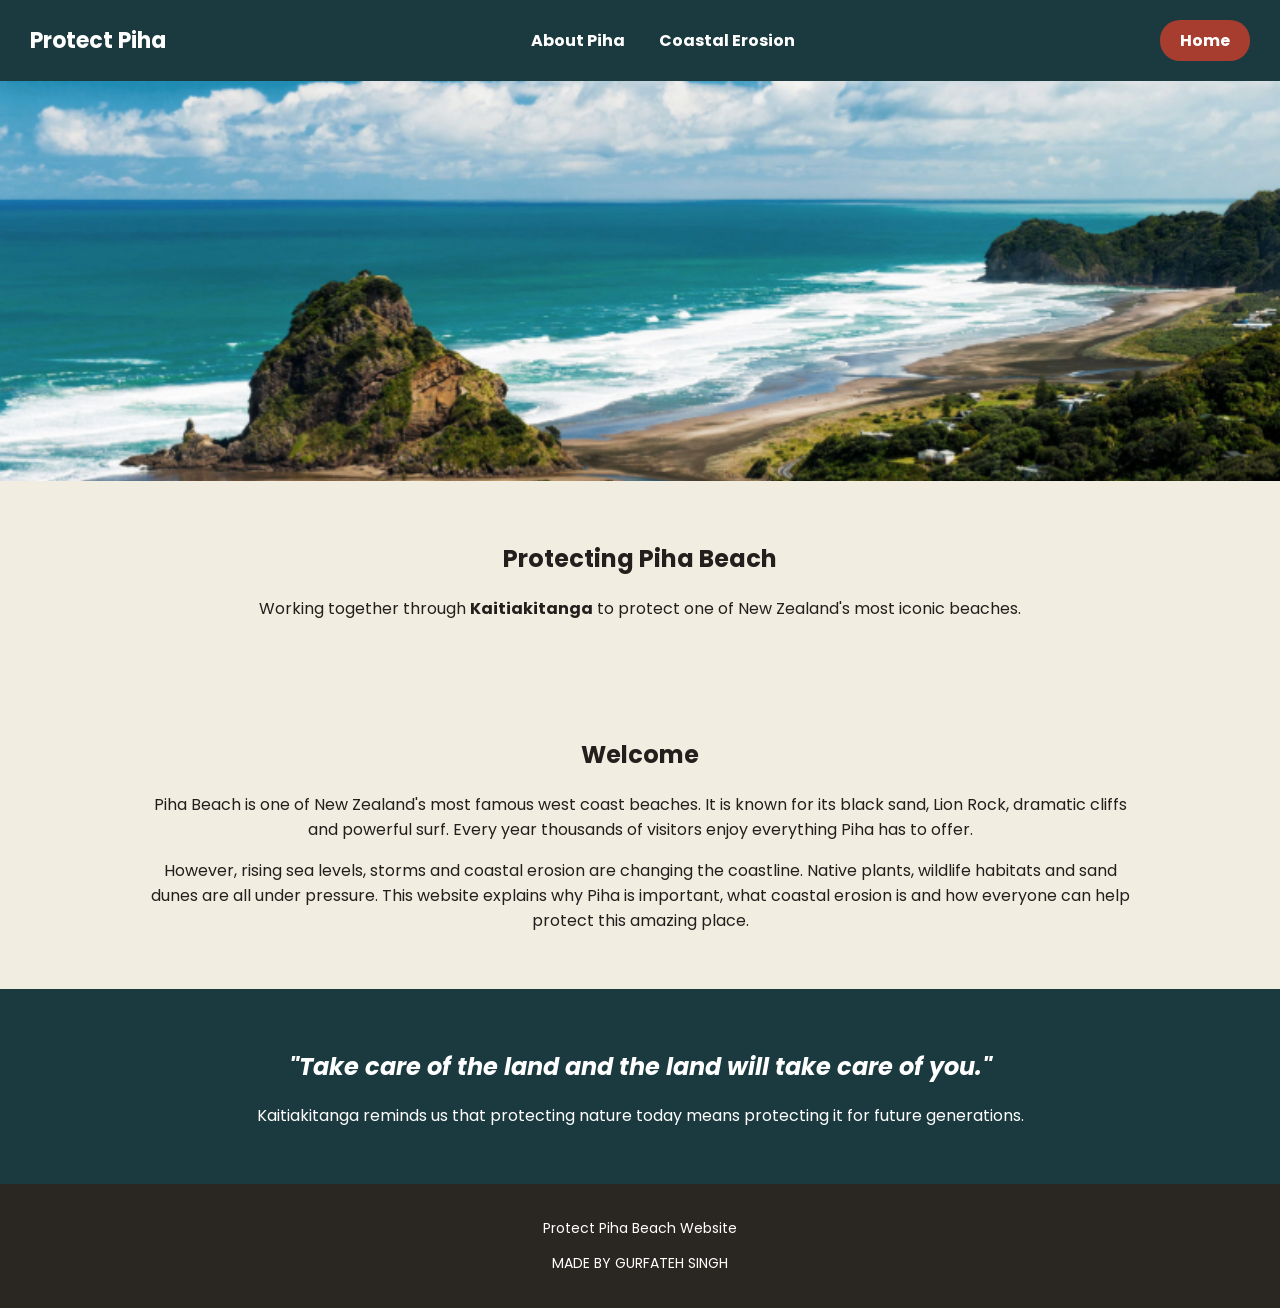
<file: index.html>
<!DOCTYPE html>
<html lang="en">
<head>

    <meta charset="UTF-8">
    <meta name="viewport" content="width=device-width, initial-scale=1.0">

    <title>Protect Piha Beach</title>

    <link rel="stylesheet" href="style.css">

    <link href="https://fonts.googleapis.com/css2?family=Poppins:wght@300;400;600;700&display=swap" rel="stylesheet">

</head>

<body>

    <header>

        <div class="logo">
            <h1>Protect Piha</h1>
        </div>

        <nav>

            <ul>

                <li><a href="about.html">About Piha</a></li>

                <li><a href="erosion.html">Coastal Erosion</a></li>

            </ul>

        </nav>

        <a href="index.html" class="home-btn">Home</a>

    </header>


    <section id="home" class="hero-image">

        <img src="piha-hero.jpg" alt="Piha Beach">

    </section>


    <section class="intro">

        <h2>Protecting Piha Beach</h2>

        <p>
            Working together through
            <strong>Kaitiakitanga</strong>
            to protect one of New Zealand's most iconic beaches.
        </p>

    </section>


    <section class="intro">

        <h2>Welcome</h2>

        <p>

            Piha Beach is one of New Zealand's most famous west coast beaches. It is known for its black sand, Lion Rock, dramatic cliffs and powerful surf. Every year thousands of visitors enjoy everything Piha has to offer.

        </p>

        <p>

            However, rising sea levels, storms and coastal erosion are changing the coastline. Native plants, wildlife habitats and sand dunes are all under pressure. This website explains why Piha is important, what coastal erosion is and how everyone can help protect this amazing place.

        </p>

    </section>


    <section class="quote">

        <h2>

            "Take care of the land and the land will take care of you."

        </h2>

        <p>

            Kaitiakitanga reminds us that protecting nature today means protecting it for future generations.

        </p>

    </section>


    <footer>

        <p>

            Protect Piha Beach Website

        </p>

        <p>

            MADE BY GURFATEH SINGH

        </p>

    </footer>

</body>

</html>
</file>
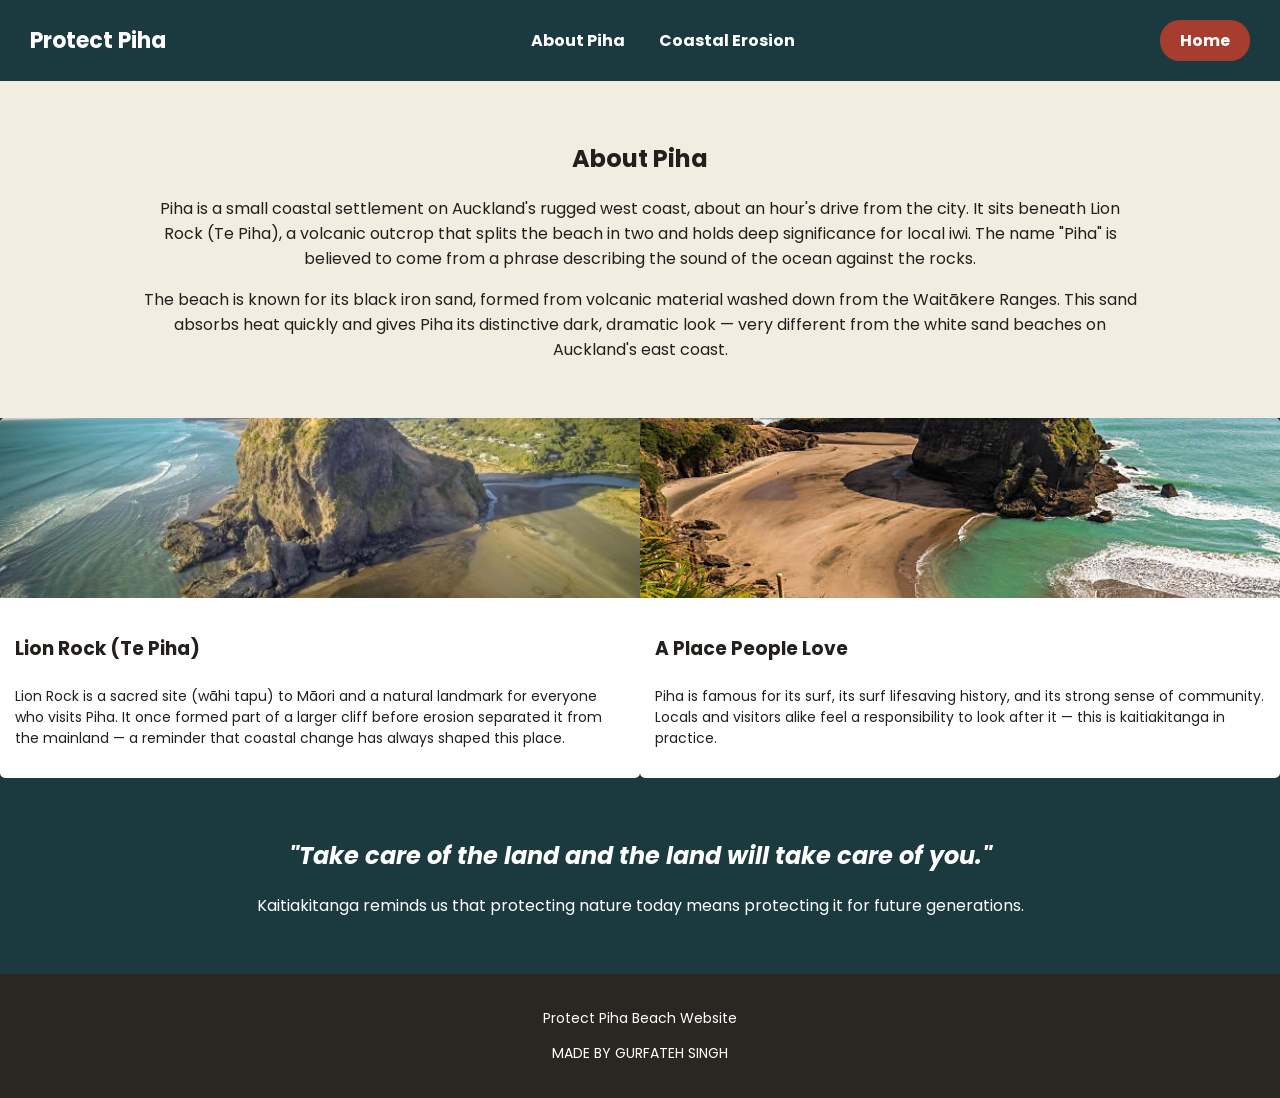
<file: about.html>
<!DOCTYPE html>
<html lang="en">
<head>

    <meta charset="UTF-8">
    <meta name="viewport" content="width=device-width, initial-scale=1.0">

    <title>About Piha - Protect Piha Beach</title>

    <link rel="stylesheet" href="style.css">

    <link href="https://fonts.googleapis.com/css2?family=Poppins:wght@300;400;600;700&display=swap" rel="stylesheet">

</head>

<body>

    <header>

        <div class="logo">
            <h1>Protect Piha</h1>
        </div>

        <nav>

            <ul>

                <li><a href="about.html">About Piha</a></li>

                <li><a href="erosion.html">Coastal Erosion</a></li>

            </ul>

        </nav>

        <a href="index.html" class="home-btn">Home</a>

    </header>


    <section id="about" class="intro">

        <h2>About Piha</h2>

        <p>

            Piha is a small coastal settlement on Auckland's rugged west coast, about an hour's drive from the city.
            It sits beneath Lion Rock (Te Piha), a volcanic outcrop that splits the beach in two and holds deep
            significance for local iwi. The name "Piha" is believed to come from a phrase describing the sound of
            the ocean against the rocks.

        </p>

        <p>

            The beach is known for its black iron sand, formed from volcanic material washed down from the
            Waitākere Ranges. This sand absorbs heat quickly and gives Piha its distinctive dark, dramatic look —
            very different from the white sand beaches on Auckland's east coast.

        </p>

    </section>


    <section class="cards cards-2col">

        <div class="card">

            <img src="lion-rock.jpg" alt="Lion Rock at Piha Beach">

            <h3>Lion Rock (Te Piha)</h3>

            <p>

                Lion Rock is a sacred site (wāhi tapu) to Māori and a natural landmark for everyone who visits Piha.
                It once formed part of a larger cliff before erosion separated it from the mainland — a reminder
                that coastal change has always shaped this place.

            </p>

        </div>


        <div class="card">

            <img src="piha-surf.jpg" alt="Rocks and beach">

            <h3>A Place People Love</h3>

            <p>

                Piha is famous for its surf, its surf lifesaving history, and its strong sense of community.
                Locals and visitors alike feel a responsibility to look after it — this is kaitiakitanga in
                practice.

            </p>

        </div>

    </section>


    <section class="quote">

        <h2>

            "Take care of the land and the land will take care of you."

        </h2>

        <p>

            Kaitiakitanga reminds us that protecting nature today means protecting it for future generations.

        </p>

    </section>


    <footer>

        <p>

            Protect Piha Beach Website

        </p>

        <p>

            MADE BY GURFATEH SINGH

        </p>

    </footer>

</body>

</html>
</file>
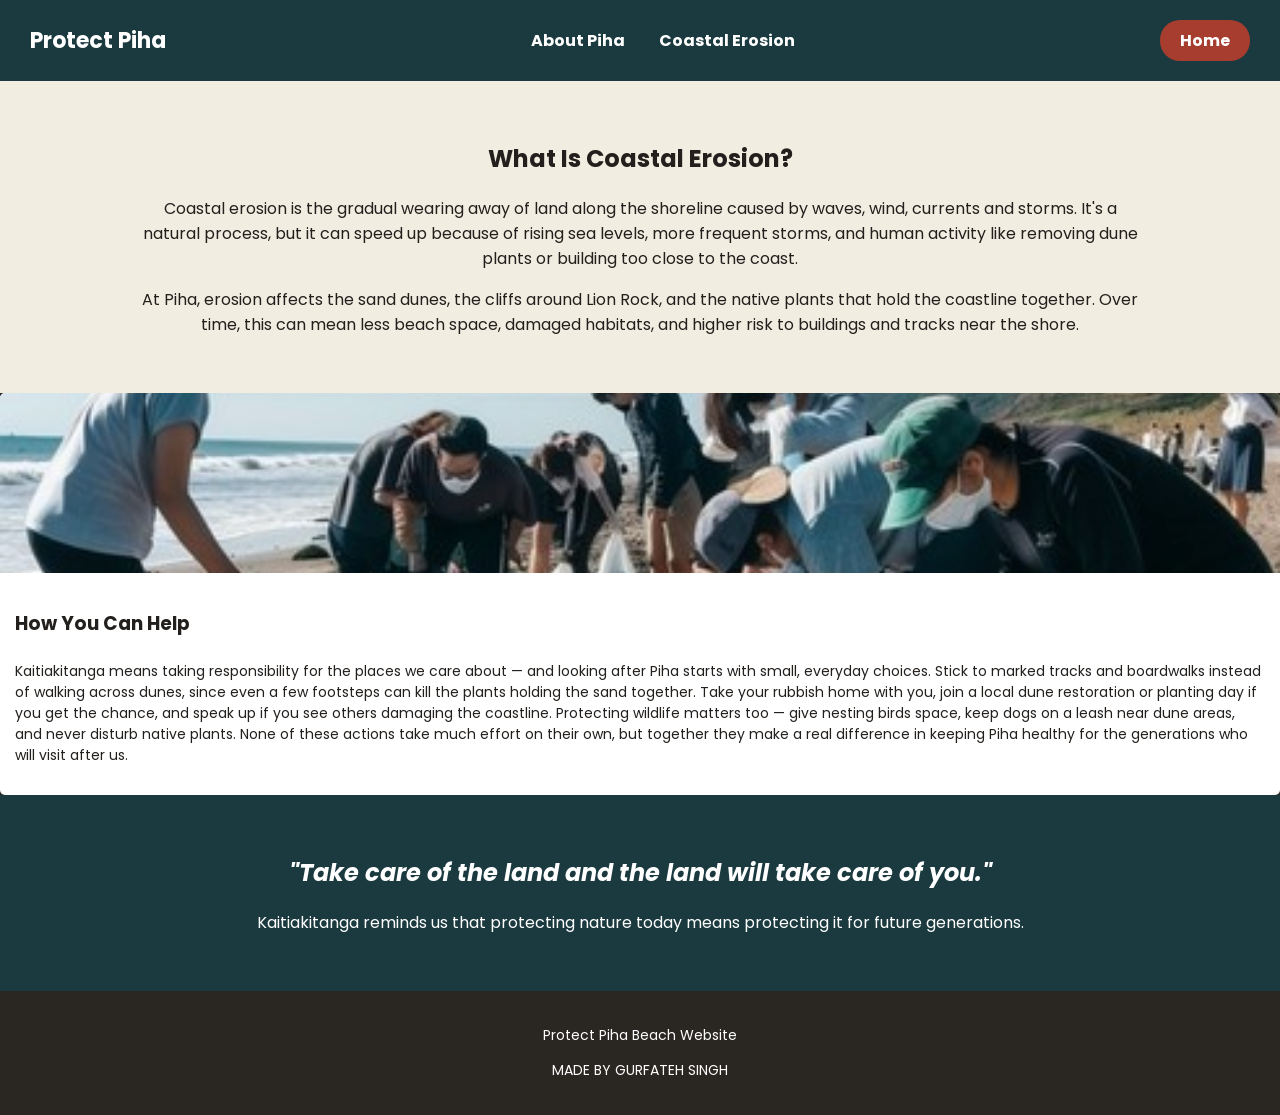
<file: erosion.html>
<!DOCTYPE html>
<html lang="en">
<head>

    <meta charset="UTF-8">
    <meta name="viewport" content="width=device-width, initial-scale=1.0">

    <title>Coastal Erosion - Protect Piha Beach</title>

    <link rel="stylesheet" href="style.css">

    <link href="https://fonts.googleapis.com/css2?family=Poppins:wght@300;400;600;700&display=swap" rel="stylesheet">

</head>

<body>

    <header>

        <div class="logo">
            <h1>Protect Piha</h1>
        </div>

        <nav>

            <ul>

                <li><a href="about.html">About Piha</a></li>

                <li><a href="erosion.html">Coastal Erosion</a></li>

            </ul>

        </nav>

        <a href="index.html" class="home-btn">Home</a>

    </header>


    <section id="erosion" class="intro">

        <h2>What Is Coastal Erosion?</h2>

        <p>

            Coastal erosion is the gradual wearing away of land along the shoreline caused by waves, wind, currents
            and storms. It's a natural process, but it can speed up because of rising sea levels, more frequent
            storms, and human activity like removing dune plants or building too close to the coast.

        </p>

        <p>

            At Piha, erosion affects the sand dunes, the cliffs around Lion Rock, and the native plants that hold
            the coastline together. Over time, this can mean less beach space, damaged habitats, and higher risk
            to buildings and tracks near the shore.

        </p>

    </section>


    <section class="cards cards-full">

        <div class="card">

            <img src="cleanup.jpg" alt="Beach Cleanup">

            <h3>How You Can Help</h3>

            <p>

                Kaitiakitanga means taking responsibility for the places we care about — and looking after Piha
                starts with small, everyday choices. Stick to marked tracks and boardwalks instead of walking
                across dunes, since even a few footsteps can kill the plants holding the sand together. Take your
                rubbish home with you, join a local dune restoration or planting day if you get the chance, and
                speak up if you see others damaging the coastline. Protecting wildlife matters too — give nesting
                birds space, keep dogs on a leash near dune areas, and never disturb native plants. None of these
                actions take much effort on their own, but together they make a real difference in keeping Piha
                healthy for the generations who will visit after us.

            </p>

        </div>

    </section>


    <section class="quote">

        <h2>

            "Take care of the land and the land will take care of you."

        </h2>

        <p>

            Kaitiakitanga reminds us that protecting nature today means protecting it for future generations.

        </p>

    </section>


    <footer>

        <p>

            Protect Piha Beach Website

        </p>

        <p>

            MADE BY GURFATEH SINGH

        </p>

    </footer>

</body>

</html>
</file>
<file: style.css>
/* Base page styles: font, colours, and overall page width */
body {
    font-family: 'Poppins', sans-serif;
    padding: 0;
    background-color: #f2ede1;
    color: #221f1c;
    max-width: 1400px;
    margin: 0 auto;}

h1, h2, h3 {
    font-family: 'Poppins', sans-serif;}

a {
    text-decoration: none;
    color: inherit;}

/* HEADER AND NAV: logo on the left, links centred, Home button on the right */

header {
    background-color: #1b3a3f;
    padding: 20px 30px;
    display: flex;
    justify-content: space-between;
    align-items: center;}

.logo h1 {
    color: white;
    margin: 0;
    font-size: 22px;}

nav ul {
    list-style: none;
    padding: 0;
    margin: 0;}

nav li {
    display: inline-block;
    margin: 0 15px;}

nav a {
    color: white;
    font-weight: bold;}

.home-btn {
    background-color: #a63d2f;
    color: white;
    padding: 8px 20px;
    border-radius: 20px;
    font-weight: bold;}

    /* HERO IMAGE: full-width banner photo on the homepage */
.hero-image img {
    width: 100%;
    height: 400px;
    object-fit: cover;
    display: block;}


    /* INTRO / TEXT SECTIONS: centred, readable text blocks */
.intro {
    padding: 40px 20px;
    text-align: center;
    max-width: 1000px;
    margin: 0 auto;}

    /* CARDS: image + text cards, laid out using floats instead of grid */
.cards {
    background-color: #2a2622;
    padding: 0;
    overflow: hidden;} /* clears the floats */

.card {
    background-color: white;
    float: left;
    width: 30%;
    margin: 1.5%;
    border-radius: 5px;
    overflow: hidden;}

.cards-2col .card {
    width: 50%;
    margin: 0;}

.cards-full .card {
    width: 100%;
    margin: 0;}

.card img {
    width: 100%;
    height: 180px;
    object-fit: cover;}

.card h3 {
    padding: 10px 15px 0 15px;}

.card p {
    padding: 5px 15px 15px 15px;
    font-size: 14px;}

.quote {
    background-color: #1b3a3f;
    color: white;
    text-align: center;
    padding: 40px 20px;}

.quote h2 {
    font-style: italic;}

    /* FOOTER */
footer {
    background-color: #2a2622;
    color: white;
    text-align: center;
    padding: 20px;
    font-size: 14px;}
</file>
